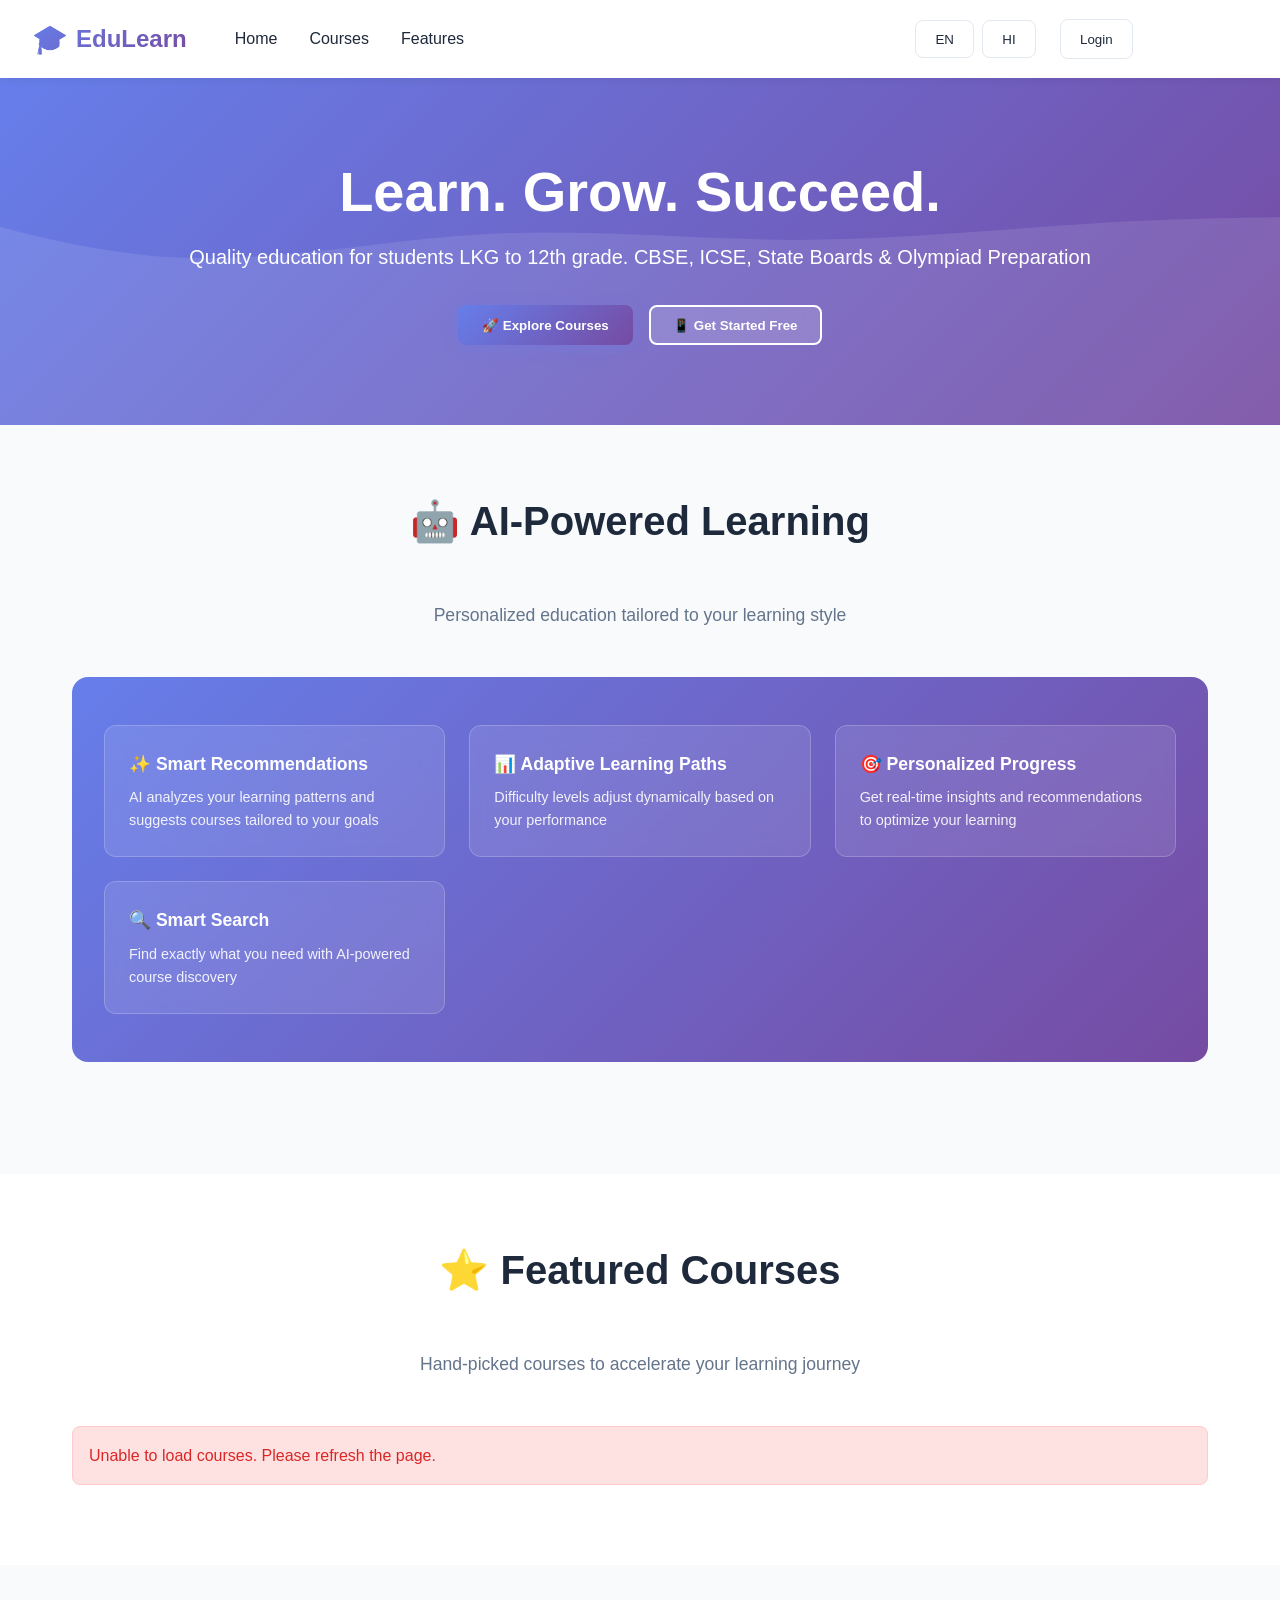
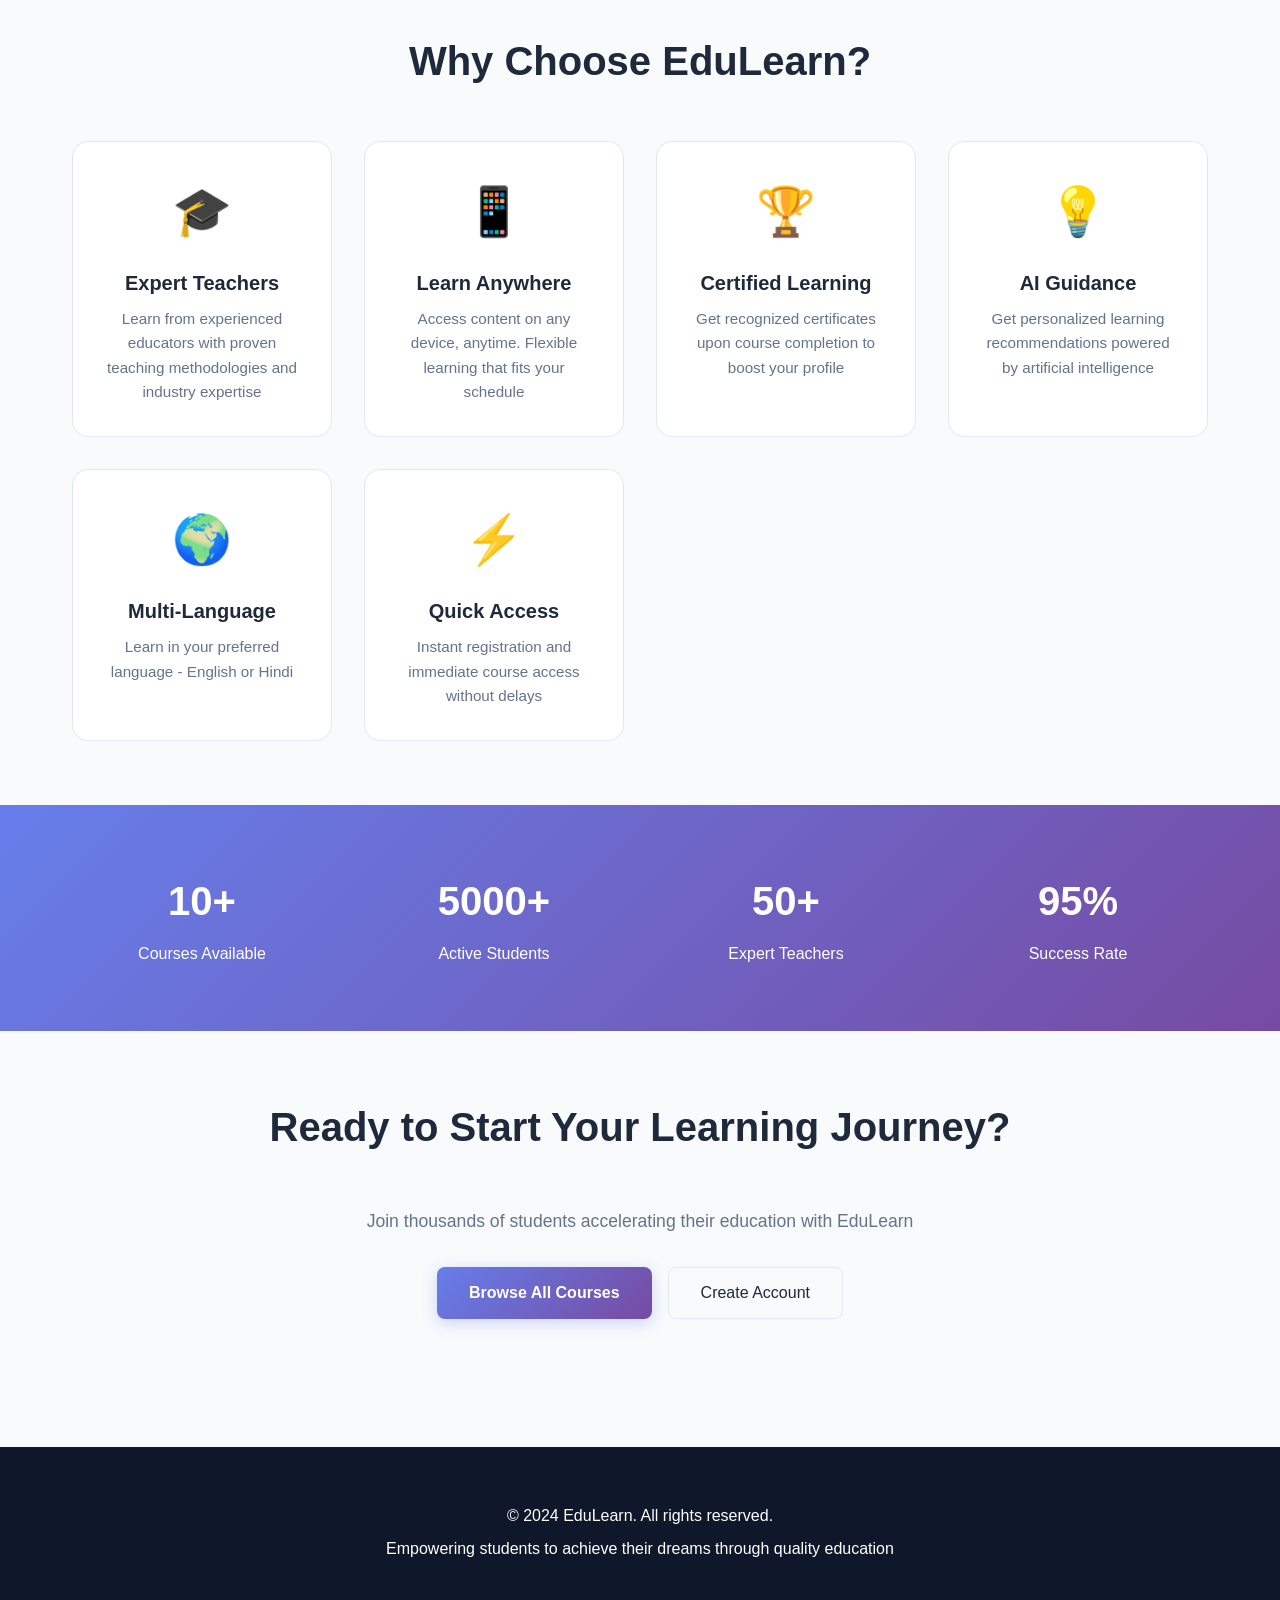
<file: frontend/index.html>
<!DOCTYPE html>
<html lang="en">
<head>
    <meta charset="UTF-8">
    <meta name="viewport" content="width=device-width, initial-scale=1.0">
    <title>EduLearn - Learn. Grow. Succeed.</title>
    <link rel="stylesheet" href="css/modern.css">
</head>
<body>
    <!-- Navigation -->
    <header>
        <nav>
            <div class="logo">
                <span style="font-size: 1.8rem;">🎓</span>
                <span>EduLearn</span>
            </div>
            <ul>
                <li><a href="index.html">Home</a></li>
                <li><a href="courses.html">Courses</a></li>
                <li><a href="#features">Features</a></li>
            </ul>
            <div class="nav-right">
                <div class="language-toggle">
                    <button class="btn-outline" onclick="changeLanguage('en')">EN</button>
                    <button class="btn-outline" onclick="changeLanguage('hi')">HI</button>
                </div>
                <div class="auth-buttons">
                    <button class="btn-outline" onclick="redirectTo('auth.html')">Login</button>
                    <button class="btn-secondary" onclick="redirectTo('auth.html')">Sign Up</button>
                </div>
            </div>
        </nav>
    </header>

    <!-- Hero Section -->
    <section class="hero">
        <div class="container">
            <h1 style="animation: fadeInUp 0.8s ease-out;">Learn. Grow. Succeed.</h1>
            <p style="animation: fadeInUp 0.8s ease-out 0.1s both;">
                Quality education for students LKG to 12th grade. CBSE, ICSE, State Boards & Olympiad Preparation
            </p>
            <div class="hero-cta-group">
                <button class="btn-primary" onclick="redirectTo('courses.html')" style="animation: fadeInUp 0.8s ease-out 0.2s both;">
                    🚀 Explore Courses
                </button>
                <button class="btn-secondary" onclick="redirectTo('auth.html')" style="animation: fadeInUp 0.8s ease-out 0.3s both;">
                    📱 Get Started Free
                </button>
            </div>
        </div>
    </section>

    <!-- AI Features Section -->
    <section class="section">
        <div class="container">
            <h2 class="section-title">🤖 AI-Powered Learning</h2>
            <p class="section-subtitle">Personalized education tailored to your learning style</p>
            
            <div class="ai-features">
                <div class="ai-features-grid">
                    <div class="ai-feature-item">
                        <h4>✨ Smart Recommendations</h4>
                        <p>AI analyzes your learning patterns and suggests courses tailored to your goals</p>
                    </div>
                    <div class="ai-feature-item">
                        <h4>📊 Adaptive Learning Paths</h4>
                        <p>Difficulty levels adjust dynamically based on your performance</p>
                    </div>
                    <div class="ai-feature-item">
                        <h4>🎯 Personalized Progress</h4>
                        <p>Get real-time insights and recommendations to optimize your learning</p>
                    </div>
                    <div class="ai-feature-item">
                        <h4>🔍 Smart Search</h4>
                        <p>Find exactly what you need with AI-powered course discovery</p>
                    </div>
                </div>
            </div>
        </div>
    </section>

    <!-- Featured Courses Section -->
    <section class="section" style="background: white;">
        <div class="container">
            <h2 class="section-title">⭐ Featured Courses</h2>
            <p class="section-subtitle">Hand-picked courses to accelerate your learning journey</p>
            
            <div class="courses-grid" id="featuredCourses">
                <div class="loading">
                    <div class="spinner"></div>
                </div>
            </div>
        </div>
    </section>

    <!-- Why Choose Us -->
    <section class="section" id="features">
        <div class="container">
            <h2 class="section-title">Why Choose EduLearn?</h2>
            
            <div class="features-grid">
                <div class="feature-card">
                    <div class="feature-icon">🎓</div>
                    <h3>Expert Teachers</h3>
                    <p>Learn from experienced educators with proven teaching methodologies and industry expertise</p>
                </div>
                
                <div class="feature-card">
                    <div class="feature-icon">📱</div>
                    <h3>Learn Anywhere</h3>
                    <p>Access content on any device, anytime. Flexible learning that fits your schedule</p>
                </div>
                
                <div class="feature-card">
                    <div class="feature-icon">🏆</div>
                    <h3>Certified Learning</h3>
                    <p>Get recognized certificates upon course completion to boost your profile</p>
                </div>
                
                <div class="feature-card">
                    <div class="feature-icon">💡</div>
                    <h3>AI Guidance</h3>
                    <p>Get personalized learning recommendations powered by artificial intelligence</p>
                </div>
                
                <div class="feature-card">
                    <div class="feature-icon">🌍</div>
                    <h3>Multi-Language</h3>
                    <p>Learn in your preferred language - English or Hindi</p>
                </div>
                
                <div class="feature-card">
                    <div class="feature-icon">⚡</div>
                    <h3>Quick Access</h3>
                    <p>Instant registration and immediate course access without delays</p>
                </div>
            </div>
        </div>
    </section>

    <!-- Stats Section -->
    <section class="section" style="background: linear-gradient(135deg, #667eea 0%, #764ba2 100%); color: white;">
        <div class="container">
            <div class="courses-grid" style="grid-template-columns: repeat(auto-fit, minmax(200px, 1fr)); text-align: center;">
                <div>
                    <h3 style="font-size: 2.5rem; margin-bottom: 0.5rem;">10+</h3>
                    <p>Courses Available</p>
                </div>
                <div>
                    <h3 style="font-size: 2.5rem; margin-bottom: 0.5rem;">5000+</h3>
                    <p>Active Students</p>
                </div>
                <div>
                    <h3 style="font-size: 2.5rem; margin-bottom: 0.5rem;">50+</h3>
                    <p>Expert Teachers</p>
                </div>
                <div>
                    <h3 style="font-size: 2.5rem; margin-bottom: 0.5rem;">95%</h3>
                    <p>Success Rate</p>
                </div>
            </div>
        </div>
    </section>

    <!-- CTA Section -->
    <section class="section" style="text-align: center;">
        <div class="container">
            <h2 class="section-title">Ready to Start Your Learning Journey?</h2>
            <p class="section-subtitle">Join thousands of students accelerating their education with EduLearn</p>
            
            <div style="display: flex; gap: 1rem; justify-content: center; flex-wrap: wrap;">
                <button class="btn-primary" onclick="redirectTo('courses.html')" style="font-size: 1rem; padding: 1rem 2rem;">
                    Browse All Courses
                </button>
                <button class="btn-outline" onclick="redirectTo('auth.html')" style="font-size: 1rem; padding: 1rem 2rem;">
                    Create Account
                </button>
            </div>
        </div>
    </section>

    <!-- Footer -->
    <footer>
        <div class="container">
            <p>&copy; 2024 EduLearn. All rights reserved.</p>
            <p>Empowering students to achieve their dreams through quality education</p>
        </div>
    </footer>

    <script>
        const API_BASE = 'http://localhost:8000';

        // Load featured courses
        async function loadFeaturedCourses() {
            try {
                const response = await fetch(`${API_BASE}/courses?limit=3`);
                
                if (!response.ok) {
                    throw new Error(`API error: ${response.status}`);
                }
                
                const courses = await response.json();
                const container = document.getElementById('featuredCourses');
                container.innerHTML = '';

                if (Array.isArray(courses) && courses.length > 0) {
                    courses.slice(0, 3).forEach(course => {
                        const card = createCourseCard(course);
                        container.appendChild(card);
                    });
                } else {
                    container.innerHTML = '<div class="error-message" style="grid-column: 1/-1;">No courses available yet. Check back soon!</div>';
                }
            } catch (error) {
                console.error('Error loading courses:', error);
                document.getElementById('featuredCourses').innerHTML =
                    '<div class="error-message" style="grid-column: 1/-1;">Unable to load courses. Please refresh the page.</div>';
            }
        }

        function createCourseCard(course) {
            const div = document.createElement('div');
            div.className = 'course-card fade-in-up';
            
            const emoji = getSubjectEmoji(course.subject);
            const price = course.price ? `₹${course.price}` : 'Free';
            
            div.innerHTML = `
                <div class="course-card-header">
                    <h3>${emoji}</h3>
                    <h4>${course.subject}</h4>
                </div>
                <div class="course-card-body">
                    <h4>${course.title}</h4>
                    <p>${course.description.substring(0, 100)}...</p>
                    <div class="course-meta">
                        <span class="badge badge-primary">${course.board}</span>
                        <span class="badge">Grade: ${course.grade_level}</span>
                        <span class="badge" style="background: #fef08a; color: #b45309; border-color: #facc15;">
                            ⏱️ ${course.duration_hours}h
                        </span>
                    </div>
                    <div style="margin-top: 1rem; font-weight: 700; color: #667eea; font-size: 1.2rem;">
                        ${price}
                    </div>
                    <button class="btn-primary" onclick="viewCourse(${course.id})"
                        style="width: 100%; margin-top: 1rem;">
                        View Course →
                    </button>
                </div>
            `;
            return div;
        }

        function getSubjectEmoji(subject) {
            const emojiMap = {
                'Math': '🔢',
                'English': '📚',
                'Science': '🔬',
                'Physics': '⚛️',
                'Chemistry': '🧪',
                'Biology': '🧬',
                'Social Studies': '🌍',
                'Hindi': '📖',
                'History': '🏛️'
            };
            return emojiMap[subject] || '📚';
        }

        function viewCourse(courseId) {
            window.location.href = `courses.html?id=${courseId}`;
        }

        function redirectTo(path) {
            window.location.href = path;
        }

        function changeLanguage(lang) {
            localStorage.setItem('language', lang);
            alert(`Language changed to ${lang === 'en' ? 'English' : 'Hindi'}`);
        }

        // Load featured courses on page load
        window.addEventListener('load', loadFeaturedCourses);
    </script>
</body>
</html>
</file>
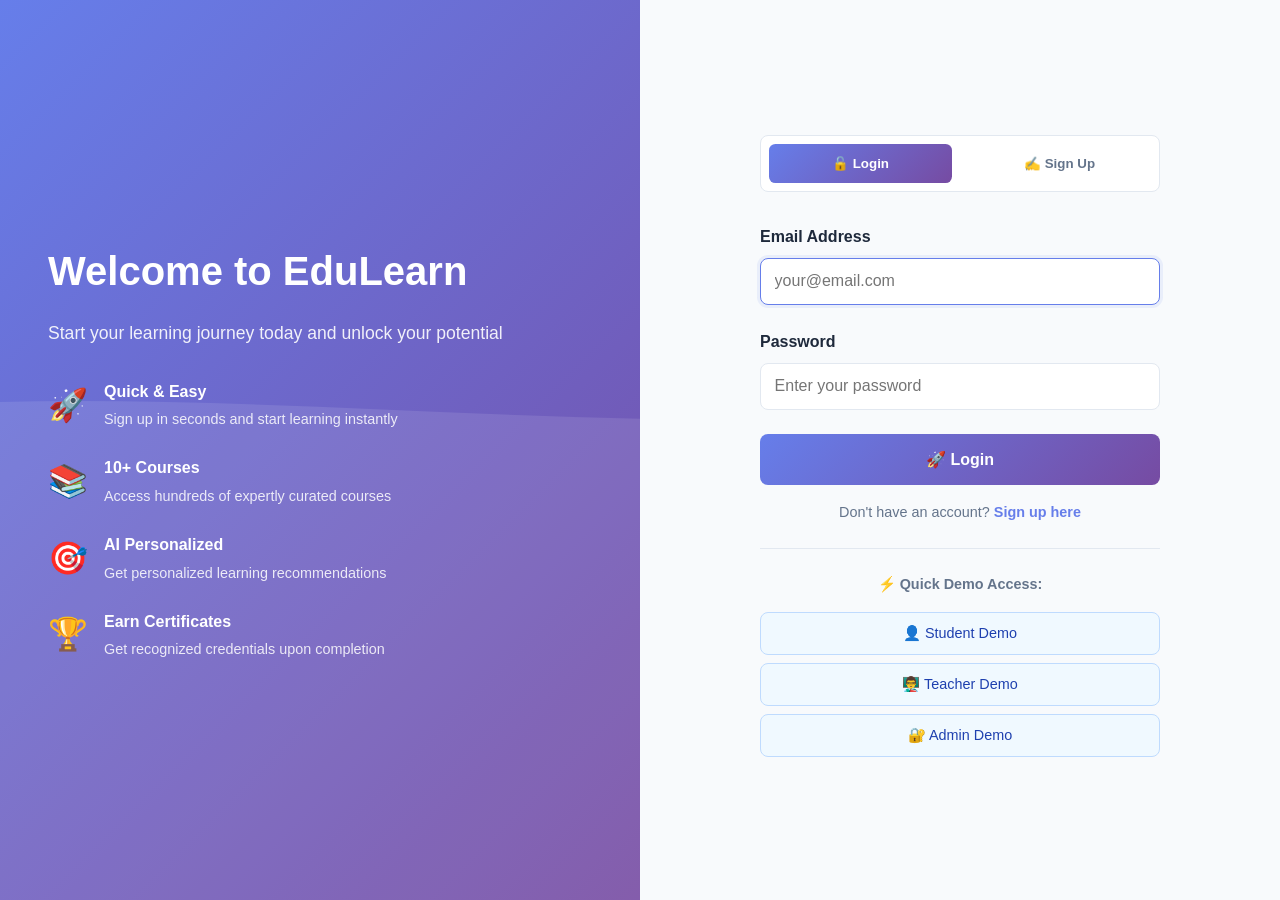
<file: frontend/auth.html>
<!DOCTYPE html>
<html lang="en">
<head>
    <meta charset="UTF-8">
    <meta name="viewport" content="width=device-width, initial-scale=1.0">
    <title>Login & Sign Up - EduLearn</title>
    <link rel="stylesheet" href="css/modern.css">
    <style>
        .auth-container {
            display: grid;
            grid-template-columns: 1fr 1fr;
            min-height: 100vh;
            background: white;
        }

        .auth-left {
            background: linear-gradient(135deg, #667eea 0%, #764ba2 100%);
            color: white;
            display: flex;
            flex-direction: column;
            justify-content: center;
            padding: 3rem;
            position: relative;
            overflow: hidden;
        }

        .auth-left::before {
            content: '';
            position: absolute;
            top: 0;
            left: 0;
            right: 0;
            bottom: 0;
            background: url('data:image/svg+xml,<svg xmlns="http://www.w3.org/2000/svg" viewBox="0 0 1440 320"><path fill="rgba(255,255,255,.1)" d="M0,96L48,112C96,128,192,160,288,165.3C384,171,480,149,576,144C672,139,768,149,864,149.3C960,149,1056,139,1152,133.3C1248,128,1344,128,1392,128L1440,128L1440,320L1392,320C1344,320,1248,320,1152,320C1056,320,960,320,864,320C768,320,672,320,576,320C480,320,384,320,288,320C192,320,96,320,48,320L0,320Z"></path></svg>') no-repeat bottom;
            background-size: cover;
        }

        .auth-left > * {
            position: relative;
            z-index: 1;
        }

        .auth-left h1 {
            font-size: 2.5rem;
            margin-bottom: 1rem;
            font-weight: 800;
        }

        .auth-left p {
            font-size: 1.1rem;
            opacity: 0.9;
            margin-bottom: 2rem;
        }

        .auth-features {
            display: flex;
            flex-direction: column;
            gap: 1.5rem;
        }

        .auth-feature {
            display: flex;
            align-items: center;
            gap: 1rem;
        }

        .auth-feature-icon {
            font-size: 2rem;
        }

        .auth-feature-text h4 {
            font-weight: 600;
            margin-bottom: 0.25rem;
        }

        .auth-feature-text p {
            font-size: 0.9rem;
            opacity: 0.85;
            margin: 0;
        }

        .auth-right {
            display: flex;
            flex-direction: column;
            justify-content: center;
            padding: 3rem;
            background: #f8fafc;
        }

        .auth-form-container {
            max-width: 400px;
            margin: 0 auto;
            width: 100%;
        }

        .auth-toggle {
            display: flex;
            gap: 1rem;
            margin-bottom: 2rem;
            background: white;
            padding: 0.5rem;
            border-radius: 0.5rem;
            border: 1px solid var(--border-color);
        }

        .auth-toggle button {
            flex: 1;
            padding: 0.75rem;
            border: none;
            background: transparent;
            cursor: pointer;
            font-weight: 600;
            color: var(--text-secondary);
            border-radius: 0.4rem;
            transition: all 0.3s ease;
        }

        .auth-toggle button.active {
            background: var(--primary-gradient);
            color: white;
        }

        .form-group {
            margin-bottom: 1.5rem;
        }

        .form-group label {
            display: block;
            margin-bottom: 0.5rem;
            font-weight: 600;
            color: var(--text-primary);
        }

        .form-group input {
            width: 100%;
            padding: 0.85rem;
            border: 1px solid var(--border-color);
            border-radius: 0.5rem;
            font-size: 1rem;
            transition: all 0.3s ease;
            background: white;
        }

        .form-group input:focus {
            outline: none;
            border-color: #667eea;
            box-shadow: 0 0 0 3px rgba(102, 126, 234, 0.1);
        }

        .auth-submit {
            width: 100%;
            padding: 1rem;
            background: var(--primary-gradient);
            color: white;
            border: none;
            border-radius: 0.5rem;
            font-weight: 600;
            font-size: 1rem;
            cursor: pointer;
            transition: all 0.3s ease;
            margin-bottom: 1rem;
        }

        .auth-submit:hover {
            transform: translateY(-2px);
            box-shadow: 0 6px 20px rgba(102, 126, 234, 0.4);
        }

        .auth-submit:disabled {
            opacity: 0.6;
            cursor: not-allowed;
        }

        .auth-links {
            text-align: center;
            font-size: 0.9rem;
            color: var(--text-secondary);
        }

        .auth-links a {
            color: #667eea;
            text-decoration: none;
            font-weight: 600;
            cursor: pointer;
        }

        .error-message,
        .success-message {
            padding: 1rem;
            border-radius: 0.5rem;
            margin-bottom: 1rem;
            font-size: 0.9rem;
        }

        .error-message {
            background: #fee2e2;
            border: 1px solid #fecaca;
            color: #dc2626;
        }

        .success-message {
            background: #d1fae5;
            border: 1px solid #a7f3d0;
            color: #059669;
        }

        .quick-access-link {
            text-align: center;
            margin-top: 1.5rem;
            padding-top: 1.5rem;
            border-top: 1px solid var(--border-color);
        }

        .quick-access-link p {
            margin-bottom: 1rem;
            font-size: 0.9rem;
            color: var(--text-secondary);
            font-weight: 600;
        }

        .quick-login-btn {
            width: 100%;
            padding: 0.75rem;
            background: #f0f9ff;
            border: 1px solid #bfdbfe;
            border-radius: 0.5rem;
            margin-bottom: 0.5rem;
            cursor: pointer;
            color: #1e40af;
            font-weight: 500;
            transition: all 0.3s ease;
            font-size: 0.9rem;
        }

        .quick-login-btn:hover {
            background: #e0f2fe;
            border-color: #7dd3fc;
        }

        @media (max-width: 768px) {
            .auth-container {
                grid-template-columns: 1fr;
            }

            .auth-left {
                padding: 2rem;
                min-height: auto;
                display: none;
            }

            .auth-right {
                padding: 2rem;
                min-height: 100vh;
            }
        }
    </style>
</head>
<body>
    <div class="auth-container">
        <!-- Left Side -->
        <div class="auth-left">
            <h1>Welcome to EduLearn</h1>
            <p>Start your learning journey today and unlock your potential</p>
            
            <div class="auth-features">
                <div class="auth-feature">
                    <div class="auth-feature-icon">🚀</div>
                    <div class="auth-feature-text">
                        <h4>Quick & Easy</h4>
                        <p>Sign up in seconds and start learning instantly</p>
                    </div>
                </div>
                <div class="auth-feature">
                    <div class="auth-feature-icon">📚</div>
                    <div class="auth-feature-text">
                        <h4>10+ Courses</h4>
                        <p>Access hundreds of expertly curated courses</p>
                    </div>
                </div>
                <div class="auth-feature">
                    <div class="auth-feature-icon">🎯</div>
                    <div class="auth-feature-text">
                        <h4>AI Personalized</h4>
                        <p>Get personalized learning recommendations</p>
                    </div>
                </div>
                <div class="auth-feature">
                    <div class="auth-feature-icon">🏆</div>
                    <div class="auth-feature-text">
                        <h4>Earn Certificates</h4>
                        <p>Get recognized credentials upon completion</p>
                    </div>
                </div>
            </div>
        </div>

        <!-- Right Side -->
        <div class="auth-right">
            <div class="auth-form-container">
                <div class="auth-toggle">
                    <button class="active" id="loginTab" onclick="switchTab('login')">🔓 Login</button>
                    <button id="signupTab" onclick="switchTab('signup')">✍️ Sign Up</button>
                </div>

                <!-- Login Form -->
                <form id="loginForm" onsubmit="handleLogin(event)">
                    <div id="loginMessage"></div>
                    
                    <div class="form-group">
                        <label for="loginEmail">Email Address</label>
                        <input type="email" id="loginEmail" required placeholder="your@email.com" autocomplete="email">
                    </div>

                    <div class="form-group">
                        <label for="loginPassword">Password</label>
                        <input type="password" id="loginPassword" required placeholder="Enter your password" autocomplete="current-password">
                    </div>

                    <button type="submit" class="auth-submit" id="loginBtn">🚀 Login</button>

                    <div class="auth-links">
                        <p>Don't have an account? <a onclick="switchTab('signup'); return false;">Sign up here</a></p>
                    </div>

                    <!-- Quick Access -->
                    <div class="quick-access-link">
                        <p>⚡ Quick Demo Access:</p>
                        <button type="button" class="quick-login-btn" onclick="quickLogin('student@edulearn.com', 'Student@123'); return false;">
                            👤 Student Demo
                        </button>
                        <button type="button" class="quick-login-btn" onclick="quickLogin('teacher@edulearn.com', 'Teacher@123'); return false;">
                            👨‍🏫 Teacher Demo
                        </button>
                        <button type="button" class="quick-login-btn" onclick="quickLogin('admin@edulearn.com', 'Admin@123'); return false;">
                            🔐 Admin Demo
                        </button>
                    </div>
                </form>

                <!-- Sign Up Form -->
                <form id="signupForm" style="display: none;" onsubmit="handleSignup(event)">
                    <div id="signupMessage"></div>
                    
                    <div class="form-group">
                        <label for="signupEmail">Email Address</label>
                        <input type="email" id="signupEmail" required placeholder="your@email.com" autocomplete="email">
                    </div>

                    <div class="form-group">
                        <label for="signupFirstName">First Name</label>
                        <input type="text" id="signupFirstName" required placeholder="John" autocomplete="given-name">
                    </div>

                    <div class="form-group">
                        <label for="signupLastName">Last Name</label>
                        <input type="text" id="signupLastName" required placeholder="Doe" autocomplete="family-name">
                    </div>

                    <div class="form-group">
                        <label for="signupPassword">Password</label>
                        <input type="password" id="signupPassword" required placeholder="Min 6 characters" autocomplete="new-password">
                    </div>

                    <div class="form-group">
                        <label for="signupConfirmPassword">Confirm Password</label>
                        <input type="password" id="signupConfirmPassword" required placeholder="Confirm password" autocomplete="new-password">
                    </div>

                    <button type="submit" class="auth-submit" id="signupBtn">✅ Create Account</button>

                    <div class="auth-links">
                        <p>Already have an account? <a onclick="switchTab('login'); return false;">Login here</a></p>
                    </div>
                </form>
            </div>
        </div>
    </div>

    <script>
        const API_BASE = 'http://localhost:8000';

        function switchTab(tab) {
            const loginForm = document.getElementById('loginForm');
            const signupForm = document.getElementById('signupForm');
            const loginTab = document.getElementById('loginTab');
            const signupTab = document.getElementById('signupTab');

            if (tab === 'login') {
                loginForm.style.display = 'block';
                signupForm.style.display = 'none';
                loginTab.classList.add('active');
                signupTab.classList.remove('active');
                document.getElementById('loginEmail').focus();
            } else {
                loginForm.style.display = 'none';
                signupForm.style.display = 'block';
                loginTab.classList.remove('active');
                signupTab.classList.add('active');
                document.getElementById('signupEmail').focus();
            }
        }

        async function handleLogin(event) {
            event.preventDefault();
            const email = document.getElementById('loginEmail').value;
            const password = document.getElementById('loginPassword').value;
            const messageEl = document.getElementById('loginMessage');
            const btn = document.getElementById('loginBtn');

            messageEl.innerHTML = '';
            btn.disabled = true;
            btn.textContent = '⏳ Logging in...';

            try {
                const response = await fetch(`${API_BASE}/auth/login`, {
                    method: 'POST',
                    headers: { 'Content-Type': 'application/json' },
                    body: JSON.stringify({ email, password })
                });

                const data = await response.json();

                if (response.ok && data.access_token) {
                    localStorage.setItem('token', data.access_token);
                    localStorage.setItem('user', JSON.stringify(data.user || { email }));
                    messageEl.innerHTML = '<div class="success-message">✅ Login successful! Redirecting...</div>';
                    setTimeout(() => {
                        window.location.href = 'dashboard.html';
                    }, 800);
                } else {
                    messageEl.innerHTML = `<div class="error-message">❌ ${data.detail || 'Login failed'}</div>`;
                }
            } catch (error) {
                messageEl.innerHTML = `<div class="error-message">❌ Server connection error</div>`;
            } finally {
                btn.disabled = false;
                btn.textContent = '🚀 Login';
            }
        }

        async function handleSignup(event) {
            event.preventDefault();
            const email = document.getElementById('signupEmail').value;
            const firstName = document.getElementById('signupFirstName').value;
            const lastName = document.getElementById('signupLastName').value;
            const password = document.getElementById('signupPassword').value;
            const confirmPassword = document.getElementById('signupConfirmPassword').value;
            const messageEl = document.getElementById('signupMessage');
            const btn = document.getElementById('signupBtn');

            if (password !== confirmPassword) {
                messageEl.innerHTML = '<div class="error-message">❌ Passwords do not match!</div>';
                return;
            }

            if (password.length < 6) {
                messageEl.innerHTML = '<div class="error-message">❌ Password must be at least 6 characters</div>';
                return;
            }

            messageEl.innerHTML = '';
            btn.disabled = true;
            btn.textContent = '⏳ Creating account...';

            try {
                const response = await fetch(`${API_BASE}/auth/register`, {
                    method: 'POST',
                    headers: { 'Content-Type': 'application/json' },
                    body: JSON.stringify({
                        email,
                        password,
                        first_name: firstName,
                        last_name: lastName,
                        role: 'student'
                    })
                });

                const data = await response.json();

                if (response.ok) {
                    messageEl.innerHTML = '<div class="success-message">✅ Account created! Logging you in...</div>';
                    setTimeout(() => {
                        document.getElementById('loginEmail').value = email;
                        document.getElementById('loginPassword').value = password;
                        handleLogin({ preventDefault: () => {} });
                    }, 1000);
                } else {
                    messageEl.innerHTML = `<div class="error-message">❌ ${data.detail || 'Signup failed'}</div>`;
                }
            } catch (error) {
                messageEl.innerHTML = `<div class="error-message">❌ Server connection error</div>`;
            } finally {
                btn.disabled = false;
                btn.textContent = '✅ Create Account';
            }
        }

        function quickLogin(email, password) {
            document.getElementById('loginEmail').value = email;
            document.getElementById('loginPassword').value = password;
            const event = { preventDefault: () => {} };
            handleLogin(event);
        }

        // Focus on first input on load
        window.addEventListener('load', () => {
            document.getElementById('loginEmail').focus();
        });
    </script>
</body>
</html>
</file>
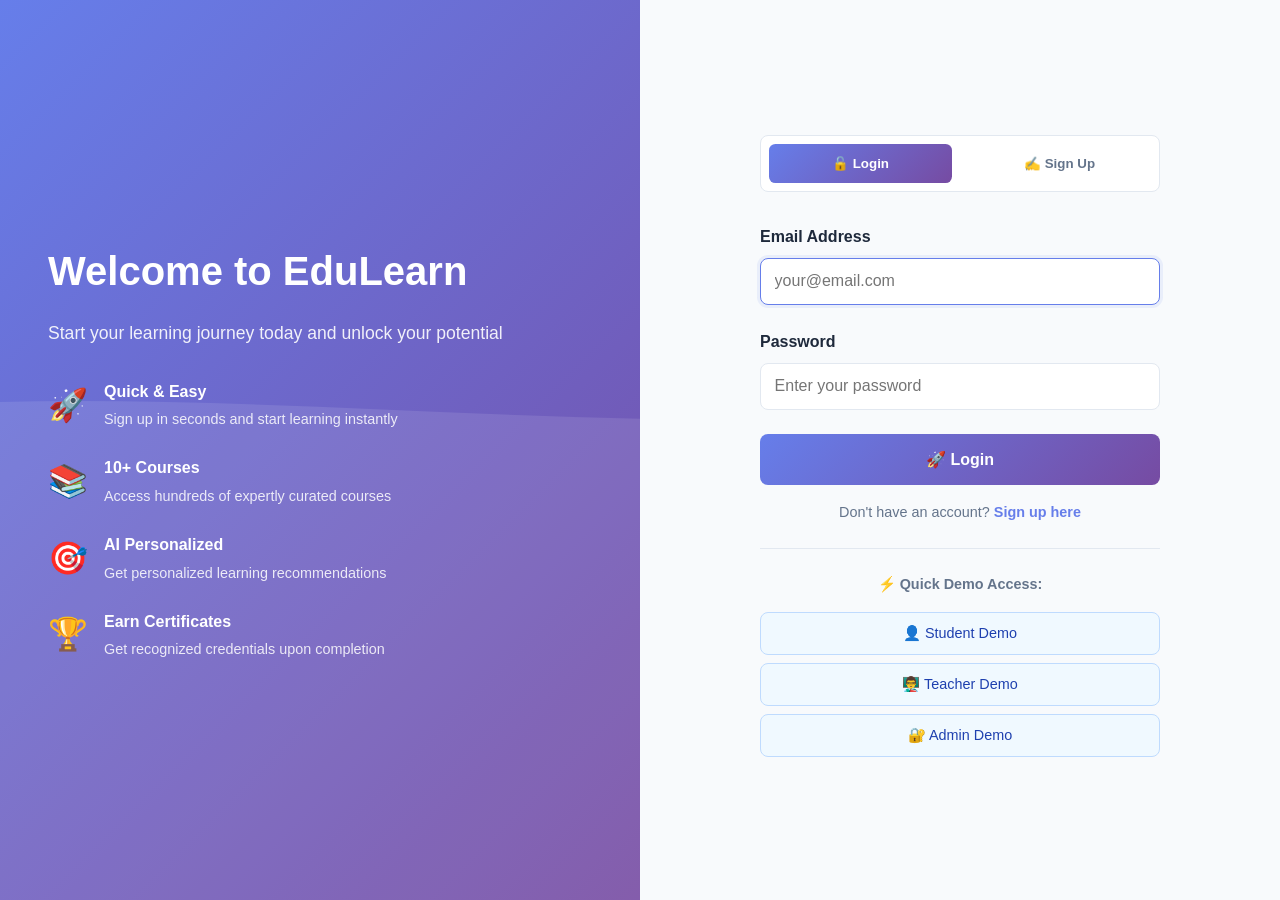
<file: frontend/checkout.html>
<!DOCTYPE html>
<html lang="en">
<head>
    <meta charset="UTF-8">
    <meta name="viewport" content="width=device-width, initial-scale=1.0">
    <title>Checkout - EduLearn</title>
    <link rel="stylesheet" href="css/styles.css">
    <link rel="stylesheet" href="css/responsive.css">
    <script src="https://checkout.razorpay.com/v1/checkout.js"></script>
</head>
<body>
    <header>
        <nav>
            <div class="logo">📚 Williams EduLearn</div>
        </nav>
    </header>

    <main class="container">
        <div class="form-container" style="max-width: 600px;">
            <h2 data-i18n="checkout_title">Checkout</h2>

            <div id="checkoutError" class="hidden"></div>

            <div style="background: #f5f5f5; padding: 1.5rem; border-radius: 8px; margin-bottom: 1.5rem;">
                <h3>Order Details</h3>
                <div style="display: flex; justify-content: space-between; margin: 0.5rem 0;">
                    <span data-i18n="checkout_course">Course</span>
                    <span id="courseName">Loading...</span>
                </div>
                <div style="display: flex; justify-content: space-between; margin: 0.5rem 0;">
                    <span data-i18n="checkout_amount">Amount</span>
                    <span id="courseAmount">₹0</span>
                </div>
                <hr style="margin: 1rem 0;">
                <div style="display: flex; justify-content: space-between; font-weight: bold; font-size: 1.2rem;">
                    <span>Total</span>
                    <span id="totalAmount">₹0</span>
                </div>
            </div>

            <button class="btn-primary" onclick="initiatePayment()" style="width: 100%; margin-bottom: 1rem;"
                data-i18n="checkout_pay">
                Pay with Razorpay
            </button>

            <button class="btn-secondary" onclick="cancelCheckout()" style="width: 100%;">
                Cancel
            </button>
        </div>
    </main>

    <footer>
        <p>&copy; 2024 EduLearn. All rights reserved.</p>
    </footer>

    <script src="js/i18n.js"></script>
    <script src="js/app.js"></script>
    <script>
        checkAuth();

        const paymentId = new URLSearchParams(window.location.search).get('payment');

        async function loadPaymentDetails() {
            if (!paymentId) {
                showMessage('Invalid payment', 'error');
                setTimeout(() => window.location.href = 'courses.html', 2000);
                return;
            }

            try {
                const response = await apiCall(`/payment/${paymentId}`, {
                    headers: { 'Authorization': `Bearer ${getToken()}` }
                });

                if (response) {
                    document.getElementById('courseAmount').textContent = `₹${response.amount}`;
                    document.getElementById('totalAmount').textContent = `₹${response.amount}`;
                    document.getElementById('courseName').textContent = `Course #${response.course_id}`;
                }
            } catch (error) {
                console.error('Error loading payment details:', error);
            }
        }

        async function initiatePayment() {
            try {
                const paymentDetails = await apiCall(`/payment/${paymentId}`, {
                    headers: { 'Authorization': `Bearer ${getToken()}` }
                });

                if (!paymentDetails) {
                    showMessage('Error loading payment details', 'error');
                    return;
                }

                const options = {
                    key: "YOUR_RAZORPAY_KEY_ID", // Replace with your Razorpay Key ID
                    amount: paymentDetails.amount * 100,
                    currency: "INR",
                    name: "EduLearn",
                    description: `Course #${paymentDetails.course_id}`,
                    order_id: paymentDetails.razorpay_order_id,
                    handler: async function (response) {
                        await verifyPayment(response);
                    },
                    prefill: {
                        email: getCurrentUser()?.email || "",
                    },
                    theme: {
                        color: "#667eea"
                    },
                    modal: {
                        ondismiss: function () {
                            showMessage('Payment cancelled', 'error');
                        }
                    }
                };

                const rzp = new Razorpay(options);
                rzp.open();
            } catch (error) {
                console.error('Error initiating payment:', error);
                showMessage('Error processing payment', 'error');
            }
        }

        async function verifyPayment(razorpayResponse) {
            try {
                const response = await apiCall('/payment/verify', {
                    method: 'POST',
                    headers: { 'Authorization': `Bearer ${getToken()}` },
                    body: JSON.stringify({
                        razorpay_order_id: razorpayResponse.razorpay_order_id,
                        razorpay_payment_id: razorpayResponse.razorpay_payment_id,
                        razorpay_signature: razorpayResponse.razorpay_signature
                    })
                });

                if (response) {
                    showMessage('Payment successful! Course enrolled.');
                    setTimeout(() => window.location.href = 'dashboard.html', 2000);
                }
            } catch (error) {
                console.error('Error verifying payment:', error);
                showMessage('Payment verification failed', 'error');
            }
        }

        function cancelCheckout() {
            window.location.href = 'courses.html';
        }

        window.addEventListener('load', () => {
            loadPaymentDetails();
            translatePage();
        });
    </script>
</body>
</html>
</file>
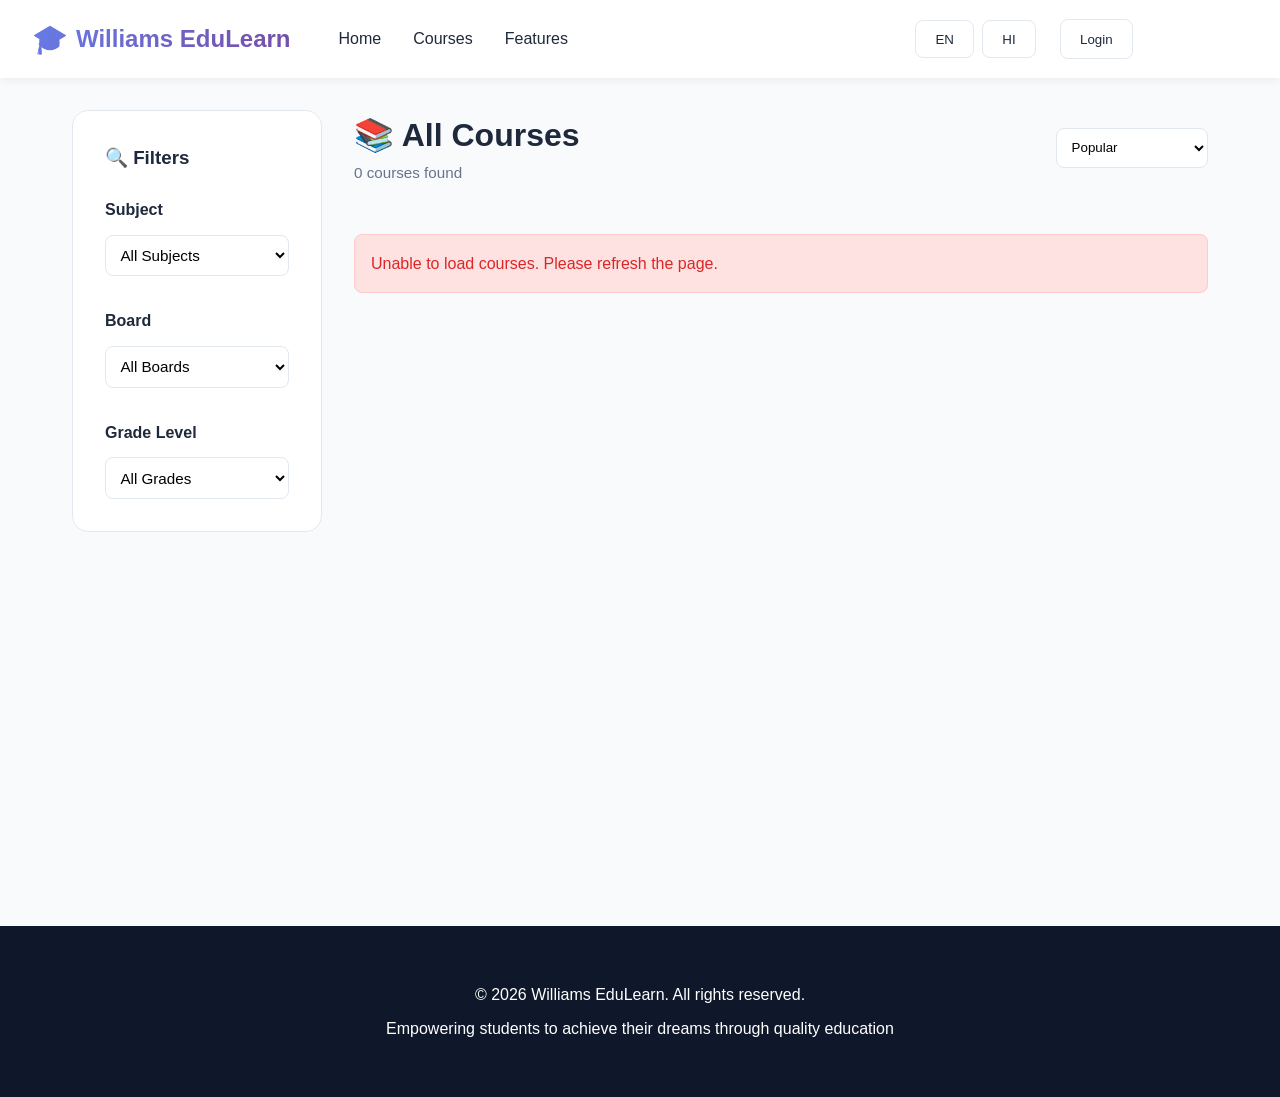
<file: frontend/courses.html>
<!DOCTYPE html>
<html lang="en">
<head>
    <meta charset="UTF-8">
    <meta name="viewport" content="width=device-width, initial-scale=1.0">
    <title>Browse Courses - EduLearn</title>
    <link rel="stylesheet" href="css/modern.css">
    <style>
        .courses-section {
            display: grid;
            grid-template-columns: 250px 1fr;
            gap: 2rem;
            min-height: 80vh;
        }

        .filters {
            background: var(--card-bg);
            padding: 2rem;
            border-radius: 1rem;
            border: 1px solid var(--border-color);
            height: fit-content;
            position: sticky;
            top: 80px;
        }

        .filter-group {
            margin-bottom: 2rem;
        }

        .filter-group:last-child {
            margin-bottom: 0;
        }

        .filter-group label {
            display: block;
            font-weight: 600;
            margin-bottom: 0.75rem;
            color: var(--text-primary);
        }

        .filter-group select {
            width: 100%;
            padding: 0.65rem;
            border: 1px solid var(--border-color);
            border-radius: 0.5rem;
            font-size: 0.95rem;
            background: white;
            cursor: pointer;
        }

        .courses-content {
            display: flex;
            flex-direction: column;
        }

        .courses-header {
            display: flex;
            justify-content: space-between;
            align-items: center;
            margin-bottom: 2rem;
        }

        .courses-header h1 {
            font-size: 2rem;
            color: var(--text-primary);
        }

        .sort-controls {
            display: flex;
            gap: 1rem;
            align-items: center;
        }

        .sort-controls select {
            padding: 0.65rem;
            border: 1px solid var(--border-color);
            border-radius: 0.5rem;
            background: white;
            cursor: pointer;
        }

        .courses-list {
            display: grid;
            grid-template-columns: repeat(auto-fill, minmax(300px, 1fr));
            gap: 2rem;
        }

        .empty-state {
            grid-column: 1/-1;
            text-align: center;
            padding: 3rem;
            background: var(--light-bg);
            border-radius: 1rem;
            border: 1px solid var(--border-color);
        }

        .empty-state h3 {
            font-size: 1.5rem;
            margin-bottom: 0.5rem;
            color: var(--text-secondary);
        }

        .courses-count {
            color: var(--text-secondary);
            font-size: 0.95rem;
        }

        @media (max-width: 1024px) {
            .courses-section {
                grid-template-columns: 200px 1fr;
                gap: 1.5rem;
            }

            .filters {
                padding: 1.5rem;
            }
        }

        @media (max-width: 768px) {
            .courses-section {
                grid-template-columns: 1fr;
            }

            .filters {
                position: static;
                display: grid;
                grid-template-columns: repeat(auto-fit, minmax(150px, 1fr));
                gap: 1rem;
                padding: 1.5rem;
            }

            .filter-group {
                margin-bottom: 0;
            }

            .courses-header {
                flex-direction: column;
                align-items: flex-start;
                gap: 1rem;
            }

            .courses-list {
                grid-template-columns: 1fr;
            }
        }
    </style>
</head>
<body>
    <!-- Navigation -->
    <header>
        <nav>
            <div class="logo">
                <span style="font-size: 1.8rem;">🎓</span>
                <span>Williams EduLearn</span>
            </div>
            <ul>
                <li><a href="index.html">Home</a></li>
                <li><a href="courses.html">Courses</a></li>
                <li><a href="index.html#features">Features</a></li>
            </ul>
            <div class="nav-right">
                <div class="language-toggle">
                    <button class="btn-outline" onclick="changeLanguage('en')">EN</button>
                    <button class="btn-outline" onclick="changeLanguage('hi')">HI</button>
                </div>
                <div class="auth-buttons">
                    <button class="btn-outline" onclick="redirectTo('auth.html')">Login</button>
                    <button class="btn-secondary" onclick="redirectTo('auth.html')">Sign Up</button>
                </div>
            </div>
        </nav>
    </header>

    <main style="padding: 2rem 0;">
        <div class="container">
            <!-- Filters & Courses -->
            <div class="courses-section">
                <!-- Filters -->
                <div class="filters">
                    <h3 style="margin-bottom: 1.5rem; color: var(--text-primary);">🔍 Filters</h3>
                    
                    <div class="filter-group">
                        <label for="subjectFilter">Subject</label>
                        <select id="subjectFilter" onchange="applyFilters()">
                            <option value="">All Subjects</option>
                            <option value="Math">🔢 Math</option>
                            <option value="English">📚 English</option>
                            <option value="Science">🔬 Science</option>
                            <option value="Physics">⚛️ Physics</option>
                            <option value="Chemistry">🧪 Chemistry</option>
                            <option value="Biology">🧬 Biology</option>
                        </select>
                    </div>

                    <div class="filter-group">
                        <label for="boardFilter">Board</label>
                        <select id="boardFilter" onchange="applyFilters()">
                            <option value="">All Boards</option>
                            <option value="CBSE">CBSE</option>
                            <option value="ICSE">ICSE</option>
                            <option value="State">State</option>
                            <option value="Olympiad">🏆 Olympiad</option>
                        </select>
                    </div>

                    <div class="filter-group">
                        <label for="gradeFilter">Grade Level</label>
                        <select id="gradeFilter" onchange="applyFilters()">
                            <option value="">All Grades</option>
                            <option value="3-5">Classes 3-5 (Primary)</option>
                            <option value="6-8">Classes 6-8 (Upper Primary)</option>
                            <option value="9-10">Classes 9-10 (Secondary)</option>
                            <option value="11-12">Classes 11-12 (Senior)</option>
                        </select>
                    </div>
                </div>

                <!-- Courses List -->
                <div class="courses-content">
                    <div class="courses-header">
                        <div>
                            <h1>📚 All Courses</h1>
                            <p class="courses-count"><span id="courseCount">0</span> courses found</p>
                        </div>
                        <div class="sort-controls">
                            <select id="sortBy" onchange="applySorting()">
                                <option value="popular">Popular</option>
                                <option value="newest">Newest</option>
                                <option value="price-low">Price: Low to High</option>
                                <option value="price-high">Price: High to Low</option>
                                <option value="rating">Top Rated</option>
                            </select>
                        </div>
                    </div>

                    <div class="courses-list" id="coursesList">
                        <div class="loading" style="grid-column: 1/-1;">
                            <div class="spinner"></div>
                        </div>
                    </div>
                </div>
            </div>
        </div>
    </main>

    <!-- Footer -->
    <footer style="margin-top: 4rem;">
        <div class="container">
            <p>&copy; 2026 Williams EduLearn. All rights reserved.</p>
            <p>Empowering students to achieve their dreams through quality education</p>
        </div>
    </footer>

    <script>
        const API_BASE = 'http://localhost:8000';
        let allCourses = [];

        async function loadCourses() {
            try {
                const response = await fetch(`${API_BASE}/courses`);
                
                if (!response.ok) {
                    throw new Error(`API error: ${response.status}`);
                }
                
                allCourses = await response.json();
                displayCourses(allCourses);
            } catch (error) {
                console.error('Error loading courses:', error);
                document.getElementById('coursesList').innerHTML =
                    '<div class="error-message" style="grid-column: 1/-1;">Unable to load courses. Please refresh the page.</div>';
            }
        }

        function displayCourses(courses) {
            const container = document.getElementById('coursesList');
            document.getElementById('courseCount').textContent = courses.length;

            if (courses.length === 0) {
                container.innerHTML = `
                    <div class="empty-state" style="grid-column: 1/-1;">
                        <h3>😔 No courses found</h3>
                        <p>Try adjusting your filters or check back soon for new courses!</p>
                    </div>
                `;
                return;
            }

            container.innerHTML = courses.map(course => createCourseCard(course)).join('');
        }

        function createCourseCard(course) {
            const emoji = getSubjectEmoji(course.subject);
            const price = course.price ? `₹${course.price}` : 'Free';
            const rating = (Math.random() * 2 + 3.5).toFixed(1);
            const students = Math.floor(Math.random() * 500) + 50;

            return `
                <div class="course-card fade-in-up">
                    <div class="course-card-header">
                        <h3>${emoji}</h3>
                        <h4>${course.subject}</h4>
                    </div>
                    <div class="course-card-body">
                        <h4>${course.title}</h4>
                        <p>${course.description.substring(0, 100)}...</p>
                        <div class="course-meta">
                            <span class="badge badge-primary">${course.board}</span>
                            <span class="badge">Grade: ${course.grade_level}</span>
                            <span class="badge" style="background: #fef08a; color: #b45309; border-color: #facc15;">
                                ⏱️ ${course.duration_hours}h
                            </span>
                        </div>
                        <div style="margin: 1rem 0; display: flex; align-items: center; justify-content: space-between;">
                            <div>
                                <div style="color: #667eea; font-weight: 700; font-size: 1.2rem;">
                                    ${price}
                                </div>
                                <div style="font-size: 0.85rem; color: var(--text-secondary);">
                                    ⭐ ${rating} (${students} students)
                                </div>
                            </div>
                        </div>
                        <button class="btn-primary" onclick="viewCourse(${course.id})"
                            style="width: 100%; margin-top: auto;">
                            View Course →
                        </button>
                    </div>
                </div>
            `;
        }

        function getSubjectEmoji(subject) {
            const emojiMap = {
                'Math': '🔢',
                'English': '📚',
                'Science': '🔬',
                'Physics': '⚛️',
                'Chemistry': '🧪',
                'Biology': '🧬',
                'Social Studies': '🌍',
                'Hindi': '📖',
                'History': '🏛️'
            };
            return emojiMap[subject] || '📚';
        }

        function applyFilters() {
            const subject = document.getElementById('subjectFilter').value;
            const board = document.getElementById('boardFilter').value;
            const grade = document.getElementById('gradeFilter').value;

            const filtered = allCourses.filter(course => {
                return (!subject || course.subject === subject) &&
                       (!board || course.board === board) &&
                       (!grade || course.grade_level === grade);
            });

            displayCourses(filtered);
        }

        function applySorting() {
            const sortBy = document.getElementById('sortBy').value;
            let sorted = [...allCourses];

            switch(sortBy) {
                case 'price-low':
                    sorted.sort((a, b) => a.price - b.price);
                    break;
                case 'price-high':
                    sorted.sort((a, b) => b.price - a.price);
                    break;
                case 'newest':
                    sorted.reverse();
                    break;
                default:
                    sorted.sort(() => Math.random() - 0.5);
            }

            displayCourses(sorted);
        }

        function viewCourse(courseId) {
            window.location.href = `courses.html?id=${courseId}`;
        }

        function redirectTo(path) {
            window.location.href = path;
        }

        function changeLanguage(lang) {
            localStorage.setItem('language', lang);
            alert(`Language changed to ${lang === 'en' ? 'English' : 'Hindi'}`);
        }

        // Load courses on page load
        window.addEventListener('load', loadCourses);
    </script>
</body>
</html>
</file>
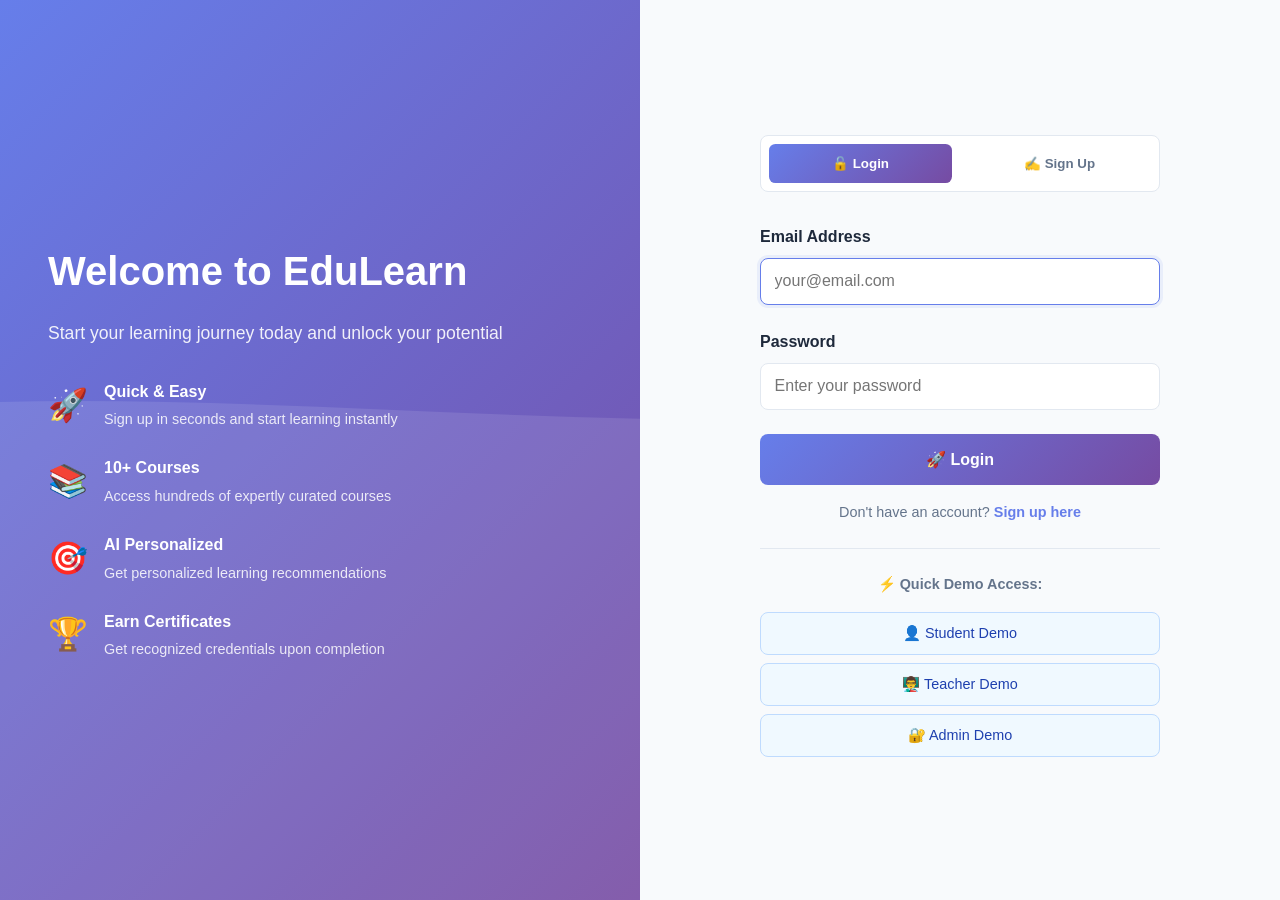
<file: frontend/dashboard.html>
<!DOCTYPE html>
<html lang="en">
<head>
    <meta charset="UTF-8">
    <meta name="viewport" content="width=device-width, initial-scale=1.0">
    <title>Dashboard - EduLearn</title>
    <link rel="stylesheet" href="css/styles.css">
    <link rel="stylesheet" href="css/responsive.css">
</head>
<body>
    <header>
        <nav>
            <div class="logo">📚 EduLearn</div>
            <ul>
                <li><a href="index.html" data-i18n="nav_home">Home</a></li>
                <li><a href="courses.html" data-i18n="nav_courses">Courses</a></li>
            </ul>
            <div class="nav-right">
                <div class="language-toggle">
                    <button class="btn-outline" onclick="changeLanguage('en')">EN</button>
                    <button class="btn-outline" onclick="changeLanguage('hi')">HI</button>
                </div>
                <div class="auth-buttons">
                    <button class="btn-outline" onclick="logout()">Logout</button>
                </div>
            </div>
        </nav>
    </header>

    <main class="container" style="margin: 2rem auto;">
        <div class="dashboard">
            <div class="sidebar">
                <h3 data-i18n="dashboard_title">My Dashboard</h3>
                <ul>
                    <li><a href="#" onclick="showSection('enrolled')" class="active" data-i18n="dashboard_enrolled">Enrolled Courses</a></li>
                    <li><a href="#" onclick="showSection('profile')" data-i18n="dashboard_profile">My Profile</a></li>
                </ul>
            </div>

            <div class="main-content">
                <div id="enrolledSection">
                    <h2 data-i18n="dashboard_enrolled">Enrolled Courses</h2>
                    <div id="enrolledCourses" class="courses-grid">
                        <div class="loading"><div class="spinner"></div></div>
                    </div>
                </div>

                <div id="profileSection" class="hidden">
                    <h2 data-i18n="dashboard_profile">My Profile</h2>
                    <div id="profileForm" style="max-width: 600px;">
                        <div class="form-group">
                            <label data-i18n="profile_firstname">First Name</label>
                            <input type="text" id="firstName">
                        </div>

                        <div class="form-group">
                            <label data-i18n="profile_lastname">Last Name</label>
                            <input type="text" id="lastName">
                        </div>

                        <div class="form-group">
                            <label data-i18n="profile_email">Email</label>
                            <input type="email" id="email" disabled>
                        </div>

                        <div class="form-group">
                            <label data-i18n="profile_phone">Phone</label>
                            <input type="tel" id="phone">
                        </div>

                        <div class="form-group">
                            <label data-i18n="profile_language">Preferred Language</label>
                            <select id="language">
                                <option value="en">English</option>
                                <option value="hi">हिन्दी</option>
                            </select>
                        </div>

                        <button class="btn-primary" onclick="updateProfile()" data-i18n="profile_update">
                            Update Profile
                        </button>
                    </div>
                </div>
            </div>
        </div>
    </main>

    <footer>
        <p>&copy; 2024 EduLearn. All rights reserved.</p>
    </footer>

    <script src="js/i18n.js"></script>
    <script src="js/app.js"></script>
    <script>
        checkAuth();

        async function loadEnrolledCourses() {
            try {
                const response = await apiCall('/user/enrollments', {
                    headers: { 'Authorization': `Bearer ${getToken()}` }
                });

                if (response && Array.isArray(response)) {
                    displayEnrolledCourses(response);
                }
            } catch (error) {
                console.error('Error loading enrollments:', error);
            }
        }

        function displayEnrolledCourses(enrollments) {
            const container = document.getElementById('enrolledCourses');
            container.innerHTML = '';

            if (enrollments.length === 0) {
                container.innerHTML = '<p>No courses enrolled yet. <a href="courses.html">Browse Courses</a></p>';
                return;
            }

            enrollments.forEach(enrollment => {
                const card = document.createElement('div');
                card.className = 'course-card';
                card.innerHTML = `
                    <div class="course-card-header">
                        <h3>Progress: ${enrollment.progress_percentage}%</h3>
                    </div>
                    <div class="course-card-body">
                        <h4>Course ID: ${enrollment.course_id}</h4>
                        <p>Enrolled: ${new Date(enrollment.enrollment_date).toLocaleDateString()}</p>
                        <div style="margin-top: 1rem;">
                            <div style="background: #e0e0e0; height: 10px; border-radius: 5px; overflow: hidden;">
                                <div style="background: #667eea; height: 100%; width: ${enrollment.progress_percentage}%;"></div>
                            </div>
                        </div>
                        <button class="btn-primary" onclick="continueCourse(${enrollment.course_id})"
                            style="width: 100%; margin-top: 1rem;">
                            Continue
                        </button>
                    </div>
                `;
                container.appendChild(card);
            });
        }

        async function loadProfile() {
            try {
                const response = await apiCall('/user/profile', {
                    headers: { 'Authorization': `Bearer ${getToken()}` }
                });

                if (response) {
                    document.getElementById('firstName').value = response.first_name;
                    document.getElementById('lastName').value = response.last_name;
                    document.getElementById('email').value = response.email;
                    document.getElementById('phone').value = response.phone || '';
                    document.getElementById('language').value = response.preferred_language;
                }
            } catch (error) {
                console.error('Error loading profile:', error);
            }
        }

        async function updateProfile() {
            try {
                const response = await apiCall('/user/profile', {
                    method: 'PUT',
                    headers: { 'Authorization': `Bearer ${getToken()}` },
                    body: JSON.stringify({
                        first_name: document.getElementById('firstName').value,
                        last_name: document.getElementById('lastName').value,
                        phone: document.getElementById('phone').value,
                        preferred_language: document.getElementById('language').value
                    })
                });

                if (response) {
                    showMessage('Profile updated successfully');
                }
            } catch (error) {
                console.error('Error updating profile:', error);
                showMessage('Error updating profile', 'error');
            }
        }

        function continueCourse(courseId) {
            window.location.href = `course-detail.html?id=${courseId}`;
        }

        function showSection(section) {
            document.getElementById('enrolledSection').classList.toggle('hidden', section !== 'enrolled');
            document.getElementById('profileSection').classList.toggle('hidden', section !== 'profile');

            document.querySelectorAll('.sidebar a').forEach(link => {
                link.classList.remove('active');
            });
            event.target.classList.add('active');
        }

        window.addEventListener('load', () => {
            loadEnrolledCourses();
            loadProfile();
            translatePage();
        });
    </script>
</body>
</html>
</file>
<file: frontend/css/modern.css>
/* ========================================
   EduLearn - Modern AI-Oriented Design
   ======================================== */

:root {
    --primary-gradient: linear-gradient(135deg, #667eea 0%, #764ba2 100%);
    --secondary-gradient: linear-gradient(135deg, #f093fb 0%, #f5576c 100%);
    --accent-gradient: linear-gradient(135deg, #4facfe 0%, #00f2fe 100%);
    --dark-bg: #0f172a;
    --light-bg: #f8fafc;
    --card-bg: #ffffff;
    --text-primary: #1e293b;
    --text-secondary: #64748b;
    --border-color: #e2e8f0;
    --success: #10b981;
    --warning: #f59e0b;
    --error: #ef4444;
    --transition: all 0.3s cubic-bezier(0.4, 0, 0.2, 1);
}

* {
    margin: 0;
    padding: 0;
    box-sizing: border-box;
}

html {
    scroll-behavior: smooth;
}

body {
    font-family: -apple-system, BlinkMacSystemFont, 'Segoe UI', 'Roboto', 'Oxygen', 'Ubuntu', sans-serif;
    background-color: var(--light-bg);
    color: var(--text-primary);
    line-height: 1.6;
}

/* ========================================
   Navigation
   ======================================== */

header {
    background: var(--card-bg);
    box-shadow: 0 2px 8px rgba(0, 0, 0, 0.06);
    position: sticky;
    top: 0;
    z-index: 1000;
}

nav {
    display: flex;
    justify-content: space-between;
    align-items: center;
    padding: 1rem 2rem;
    max-width: 1400px;
    margin: 0 auto;
}

.logo {
    font-size: 1.5rem;
    font-weight: 700;
    background: var(--primary-gradient);
    -webkit-background-clip: text;
    -webkit-text-fill-color: transparent;
    background-clip: text;
    display: flex;
    align-items: center;
    gap: 0.5rem;
}

nav ul {
    display: flex;
    list-style: none;
    gap: 2rem;
    flex: 1;
    margin: 0 3rem;
}

nav ul li a {
    text-decoration: none;
    color: var(--text-primary);
    font-weight: 500;
    position: relative;
    transition: var(--transition);
}

nav ul li a:hover {
    color: #667eea;
}

nav ul li a::after {
    content: '';
    position: absolute;
    bottom: -5px;
    left: 0;
    width: 0;
    height: 2px;
    background: var(--primary-gradient);
    transition: var(--transition);
}

nav ul li a:hover::after {
    width: 100%;
}

.nav-right {
    display: flex;
    align-items: center;
    gap: 1.5rem;
}

.language-toggle {
    display: flex;
    gap: 0.5rem;
}

.auth-buttons {
    display: flex;
    gap: 1rem;
}

/* ========================================
   Buttons
   ======================================== */

.btn-primary {
    background: var(--primary-gradient);
    color: white;
    border: none;
    padding: 0.75rem 1.5rem;
    border-radius: 0.5rem;
    font-weight: 600;
    cursor: pointer;
    transition: var(--transition);
    box-shadow: 0 4px 15px rgba(102, 126, 234, 0.3);
}

.btn-primary:hover {
    transform: translateY(-2px);
    box-shadow: 0 6px 20px rgba(102, 126, 234, 0.4);
}

.btn-secondary {
    background: transparent;
    color: white;
    border: 2px solid white;
    padding: 0.65rem 1.4rem;
    border-radius: 0.5rem;
    font-weight: 600;
    cursor: pointer;
    transition: var(--transition);
}

.btn-secondary:hover {
    background: white;
    color: #667eea;
}

.btn-outline {
    background: transparent;
    color: var(--text-primary);
    border: 1px solid var(--border-color);
    padding: 0.65rem 1.2rem;
    border-radius: 0.5rem;
    font-weight: 500;
    cursor: pointer;
    transition: var(--transition);
}

.btn-outline:hover {
    background: var(--light-bg);
    border-color: #667eea;
    color: #667eea;
}

.btn-ai {
    background: var(--accent-gradient);
    color: white;
    border: none;
    padding: 0.85rem 1.6rem;
    border-radius: 0.5rem;
    font-weight: 600;
    cursor: pointer;
    transition: var(--transition);
}

.btn-ai:hover {
    transform: scale(1.05);
}

/* ========================================
   Hero Section
   ======================================== */

.hero {
    background: var(--primary-gradient);
    color: white;
    padding: 5rem 2rem;
    text-align: center;
    position: relative;
    overflow: hidden;
}

.hero::before {
    content: '';
    position: absolute;
    top: 0;
    left: 0;
    right: 0;
    bottom: 0;
    background: url('data:image/svg+xml,<svg xmlns="http://www.w3.org/2000/svg" viewBox="0 0 1440 320"><path fill="rgba(255,255,255,.1)" d="M0,96L48,112C96,128,192,160,288,165.3C384,171,480,149,576,144C672,139,768,149,864,149.3C960,149,1056,139,1152,133.3C1248,128,1344,128,1392,128L1440,128L1440,320L1392,320C1344,320,1248,320,1152,320C1056,320,960,320,864,320C768,320,672,320,576,320C480,320,384,320,288,320C192,320,96,320,48,320L0,320Z"></path></svg>') no-repeat bottom;
    background-size: cover;
}

.hero > * {
    position: relative;
    z-index: 1;
}

.hero h1 {
    font-size: 3.5rem;
    margin-bottom: 1rem;
    font-weight: 800;
    line-height: 1.2;
}

.hero p {
    font-size: 1.25rem;
    margin-bottom: 2rem;
    opacity: 0.95;
}

.hero-cta-group {
    display: flex;
    gap: 1rem;
    justify-content: center;
    flex-wrap: wrap;
}

.hero .btn-secondary {
    background: rgba(255, 255, 255, 0.15);
    backdrop-filter: blur(10px);
}

/* ========================================
   Container & Sections
   ======================================== */

.container {
    max-width: 1200px;
    margin: 0 auto;
    padding: 0 2rem;
}

.section {
    padding: 4rem 0;
}

.section-title {
    font-size: 2.5rem;
    font-weight: 700;
    text-align: center;
    margin-bottom: 3rem;
    color: var(--text-primary);
}

.section-subtitle {
    text-align: center;
    color: var(--text-secondary);
    font-size: 1.1rem;
    margin-bottom: 2rem;
}

/* ========================================
   AI Features Section
   ======================================== */

.ai-features {
    background: linear-gradient(135deg, #667eea 0%, #764ba2 100%);
    padding: 3rem 2rem;
    border-radius: 1rem;
    margin: 3rem 0;
    color: white;
}

.ai-features h3 {
    font-size: 1.5rem;
    margin-bottom: 1.5rem;
    display: flex;
    align-items: center;
    gap: 0.5rem;
}

.ai-features-grid {
    display: grid;
    grid-template-columns: repeat(auto-fit, minmax(280px, 1fr));
    gap: 1.5rem;
}

.ai-feature-item {
    background: rgba(255, 255, 255, 0.1);
    padding: 1.5rem;
    border-radius: 0.75rem;
    backdrop-filter: blur(10px);
    border: 1px solid rgba(255, 255, 255, 0.2);
    transition: var(--transition);
}

.ai-feature-item:hover {
    background: rgba(255, 255, 255, 0.15);
    transform: translateY(-5px);
}

.ai-feature-item h4 {
    font-size: 1.1rem;
    margin-bottom: 0.5rem;
}

.ai-feature-item p {
    font-size: 0.9rem;
    opacity: 0.9;
}

/* ========================================
   Course Grid & Cards
   ======================================== */

.courses-grid {
    display: grid;
    grid-template-columns: repeat(auto-fill, minmax(300px, 1fr));
    gap: 2rem;
}

.course-card {
    background: var(--card-bg);
    border-radius: 1rem;
    overflow: hidden;
    box-shadow: 0 4px 12px rgba(0, 0, 0, 0.08);
    transition: var(--transition);
    border: 1px solid var(--border-color);
    display: flex;
    flex-direction: column;
}

.course-card:hover {
    transform: translateY(-8px);
    box-shadow: 0 12px 24px rgba(0, 0, 0, 0.12);
    border-color: #667eea;
}

.course-card-header {
    background: var(--primary-gradient);
    color: white;
    padding: 2rem;
    text-align: center;
}

.course-card-header h3 {
    font-size: 3rem;
    margin-bottom: 0.5rem;
}

.course-card-header h4 {
    font-size: 1.25rem;
    font-weight: 600;
}

.course-card-body {
    padding: 1.5rem;
    flex-grow: 1;
    display: flex;
    flex-direction: column;
}

.course-card-body h4 {
    font-size: 1.1rem;
    margin-bottom: 0.5rem;
    color: var(--text-primary);
}

.course-card-body p {
    color: var(--text-secondary);
    font-size: 0.95rem;
    margin-bottom: 1rem;
    flex-grow: 1;
}

.course-meta {
    display: flex;
    gap: 0.5rem;
    margin-bottom: 1rem;
    flex-wrap: wrap;
}

.badge {
    display: inline-block;
    background: var(--light-bg);
    color: var(--text-secondary);
    padding: 0.35rem 0.75rem;
    border-radius: 999px;
    font-size: 0.8rem;
    font-weight: 600;
    border: 1px solid var(--border-color);
}

.badge-primary {
    background: rgba(102, 126, 234, 0.1);
    color: #667eea;
    border-color: #667eea;
}

.course-card .btn-primary {
    width: 100%;
    margin-top: auto;
}

/* ========================================
   Features Section
   ======================================== */

.features-grid {
    display: grid;
    grid-template-columns: repeat(auto-fit, minmax(250px, 1fr));
    gap: 2rem;
}

.feature-card {
    padding: 2rem;
    text-align: center;
    border-radius: 1rem;
    background: var(--card-bg);
    border: 1px solid var(--border-color);
    transition: var(--transition);
}

.feature-card:hover {
    border-color: #667eea;
    box-shadow: 0 8px 16px rgba(102, 126, 234, 0.1);
}

.feature-icon {
    font-size: 3rem;
    margin-bottom: 1rem;
}

.feature-card h3 {
    font-size: 1.25rem;
    margin-bottom: 0.5rem;
    color: var(--text-primary);
}

.feature-card p {
    color: var(--text-secondary);
    font-size: 0.95rem;
}

/* ========================================
   Loading & Spinner
   ======================================== */

.loading {
    display: flex;
    justify-content: center;
    align-items: center;
    padding: 3rem;
}

.spinner {
    border: 4px solid var(--border-color);
    border-top: 4px solid #667eea;
    border-radius: 50%;
    width: 40px;
    height: 40px;
    animation: spin 0.8s linear infinite;
}

@keyframes spin {
    0% { transform: rotate(0deg); }
    100% { transform: rotate(360deg); }
}

/* ========================================
   Error Message
   ======================================== */

.error-message {
    background: #fee2e2;
    border: 1px solid #fecaca;
    color: #dc2626;
    padding: 1rem;
    border-radius: 0.5rem;
    margin: 1rem 0;
}

.success-message {
    background: #d1fae5;
    border: 1px solid #a7f3d0;
    color: #059669;
    padding: 1rem;
    border-radius: 0.5rem;
    margin: 1rem 0;
}

/* ========================================
   Footer
   ======================================== */

footer {
    background: var(--dark-bg);
    color: white;
    padding: 3rem 0;
    margin-top: 4rem;
}

footer p {
    text-align: center;
    margin: 0.5rem 0;
}

/* ========================================
   Responsive Design
   ======================================== */

@media (max-width: 768px) {
    nav {
        flex-wrap: wrap;
        padding: 1rem;
    }

    nav ul {
        gap: 1rem;
        margin: 0 1rem;
        order: 3;
        width: 100%;
        margin-top: 1rem;
    }

    .nav-right {
        gap: 1rem;
        order: 2;
    }

    .hero h1 {
        font-size: 2.25rem;
    }

    .hero p {
        font-size: 1rem;
    }

    .section-title {
        font-size: 2rem;
    }

    .courses-grid {
        grid-template-columns: 1fr;
    }

    .hero-cta-group {
        flex-direction: column;
    }

    .btn-primary,
    .btn-secondary,
    .btn-outline {
        width: 100%;
    }
}

/* ========================================
   Animations
   ======================================== */

@keyframes fadeInUp {
    from {
        opacity: 0;
        transform: translateY(20px);
    }
    to {
        opacity: 1;
        transform: translateY(0);
    }
}

.fade-in-up {
    animation: fadeInUp 0.6s ease-out;
}

@keyframes slideIn {
    from {
        opacity: 0;
        transform: translateX(-30px);
    }
    to {
        opacity: 1;
        transform: translateX(0);
    }
}

.slide-in {
    animation: slideIn 0.6s ease-out;
}

/* ========================================
   Utility Classes
   ======================================== */

.text-center {
    text-align: center;
}

.mt-1 { margin-top: 1rem; }
.mt-2 { margin-top: 2rem; }
.mb-1 { margin-bottom: 1rem; }
.mb-2 { margin-bottom: 2rem; }

.hidden {
    display: none;
}

.visible {
    display: block;
}
</file>
<file: frontend/css/styles.css>
* {
    margin: 0;
    padding: 0;
    box-sizing: border-box;
}

body {
    font-family: 'Segoe UI', Tahoma, Geneva, Verdana, sans-serif;
    line-height: 1.6;
    color: #333;
    background-color: #f8f9fa;
}

header {
    background: linear-gradient(135deg, #667eea 0%, #764ba2 100%);
    color: white;
    padding: 1rem 0;
    box-shadow: 0 2px 8px rgba(0,0,0,0.1);
    position: sticky;
    top: 0;
    z-index: 100;
}

nav {
    display: flex;
    justify-content: space-between;
    align-items: center;
    max-width: 1200px;
    margin: 0 auto;
    padding: 0 2rem;
}

nav .logo {
    font-size: 1.8rem;
    font-weight: bold;
}

nav ul {
    list-style: none;
    display: flex;
    gap: 2rem;
}

nav a {
    color: white;
    text-decoration: none;
    transition: opacity 0.3s;
}

nav a:hover {
    opacity: 0.8;
}

.nav-right {
    display: flex;
    gap: 1rem;
    align-items: center;
}

.language-toggle, .auth-buttons {
    display: flex;
    gap: 0.5rem;
}

button {
    padding: 0.5rem 1rem;
    border: none;
    border-radius: 4px;
    cursor: pointer;
    font-size: 0.9rem;
    transition: all 0.3s;
}

.btn-primary {
    background: #667eea;
    color: white;
}

.btn-primary:hover {
    background: #5568d3;
}

.btn-secondary {
    background: white;
    color: #667eea;
}

.btn-secondary:hover {
    background: #f0f0f0;
}

.btn-outline {
    background: transparent;
    border: 2px solid white;
    color: white;
}

.btn-outline:hover {
    background: white;
    color: #667eea;
}

.container {
    max-width: 1200px;
    margin: 0 auto;
    padding: 0 2rem;
}

.hero {
    background: linear-gradient(135deg, #667eea 0%, #764ba2 100%);
    color: white;
    padding: 4rem 0;
    text-align: center;
}

.hero h1 {
    font-size: 3rem;
    margin-bottom: 1rem;
}

.hero p {
    font-size: 1.2rem;
    margin-bottom: 2rem;
}

.courses-grid {
    display: grid;
    grid-template-columns: repeat(auto-fill, minmax(300px, 1fr));
    gap: 2rem;
    margin: 2rem 0;
}

.course-card {
    background: white;
    border-radius: 8px;
    box-shadow: 0 2px 8px rgba(0,0,0,0.1);
    overflow: hidden;
    transition: transform 0.3s, box-shadow 0.3s;
    cursor: pointer;
}

.course-card:hover {
    transform: translateY(-5px);
    box-shadow: 0 4px 16px rgba(0,0,0,0.15);
}

.course-card-header {
    background: linear-gradient(135deg, #667eea 0%, #764ba2 100%);
    color: white;
    padding: 1.5rem;
    text-align: center;
}

.course-card-body {
    padding: 1.5rem;
}

.course-card h3 {
    margin-bottom: 0.5rem;
}

.course-meta {
    display: flex;
    justify-content: space-between;
    margin: 1rem 0;
    font-size: 0.9rem;
    color: #666;
}

.badge {
    display: inline-block;
    padding: 0.3rem 0.6rem;
    background: #e9ecef;
    border-radius: 4px;
    font-size: 0.8rem;
}

.badge-primary {
    background: #667eea;
    color: white;
}

.form-group {
    margin-bottom: 1.5rem;
}

label {
    display: block;
    margin-bottom: 0.5rem;
    font-weight: 500;
}

input, textarea, select {
    width: 100%;
    padding: 0.75rem;
    border: 1px solid #ddd;
    border-radius: 4px;
    font-family: inherit;
    font-size: 1rem;
}

input:focus, textarea:focus, select:focus {
    outline: none;
    border-color: #667eea;
    box-shadow: 0 0 0 3px rgba(102, 126, 234, 0.1);
}

.form-container {
    background: white;
    padding: 2rem;
    border-radius: 8px;
    box-shadow: 0 2px 8px rgba(0,0,0,0.1);
    max-width: 500px;
    margin: 2rem auto;
}

.error-message {
    color: #d32f2f;
    background: #ffebee;
    padding: 1rem;
    border-radius: 4px;
    margin-bottom: 1rem;
}

.success-message {
    color: #388e3c;
    background: #e8f5e9;
    padding: 1rem;
    border-radius: 4px;
    margin-bottom: 1rem;
}

.dashboard {
    display: grid;
    grid-template-columns: 250px 1fr;
    gap: 2rem;
    margin: 2rem 0;
}

.sidebar {
    background: white;
    padding: 1.5rem;
    border-radius: 8px;
    height: fit-content;
}

.sidebar ul {
    list-style: none;
}

.sidebar li {
    margin-bottom: 1rem;
}

.sidebar a {
    color: #333;
    text-decoration: none;
    display: block;
    padding: 0.5rem;
    border-radius: 4px;
    transition: all 0.3s;
}

.sidebar a:hover, .sidebar a.active {
    background: #667eea;
    color: white;
}

.main-content {
    background: white;
    padding: 2rem;
    border-radius: 8px;
}

footer {
    background: #333;
    color: white;
    text-align: center;
    padding: 2rem 0;
    margin-top: 3rem;
}

.loading {
    text-align: center;
    padding: 2rem;
}

.spinner {
    border: 4px solid #f3f3f3;
    border-top: 4px solid #667eea;
    border-radius: 50%;
    width: 40px;
    height: 40px;
    animation: spin 1s linear infinite;
    margin: 0 auto;
}

@keyframes spin {
    0% { transform: rotate(0deg); }
    100% { transform: rotate(360deg); }
}

.hidden {
    display: none !important;
}

.modal {
    display: none;
    position: fixed;
    z-index: 1000;
    left: 0;
    top: 0;
    width: 100%;
    height: 100%;
    background-color: rgba(0,0,0,0.4);
    animation: fadeIn 0.3s;
}

.modal.show {
    display: block;
}

.modal-content {
    background-color: white;
    margin: 5% auto;
    padding: 2rem;
    border-radius: 8px;
    width: 90%;
    max-width: 600px;
}

.modal-close {
    color: #aaa;
    float: right;
    font-size: 2rem;
    font-weight: bold;
    cursor: pointer;
}

.modal-close:hover {
    color: #000;
}

@keyframes fadeIn {
    from { opacity: 0; }
    to { opacity: 1; }
}
</file>
<file: frontend/css/responsive.css>
@media (max-width: 768px) {
    nav {
        flex-direction: column;
        gap: 1rem;
        padding: 1rem;
    }

    nav ul {
        flex-direction: column;
        gap: 0.5rem;
        width: 100%;
    }

    .hero h1 {
        font-size: 2rem;
    }

    .hero p {
        font-size: 1rem;
    }

    .courses-grid {
        grid-template-columns: 1fr;
    }

    .dashboard {
        grid-template-columns: 1fr;
    }

    .sidebar {
        display: flex;
        gap: 1rem;
        height: auto;
    }

    .sidebar ul {
        display: flex;
        gap: 0.5rem;
    }

    .container {
        padding: 0 1rem;
    }

    .form-container {
        max-width: 100%;
    }

    .modal-content {
        width: 95%;
        margin: 20% auto;
    }
}

@media (max-width: 480px) {
    nav .logo {
        font-size: 1.5rem;
    }

    nav ul {
        font-size: 0.9rem;
    }

    .hero {
        padding: 2rem 0;
    }

    .hero h1 {
        font-size: 1.5rem;
    }

    .course-card {
        margin-bottom: 1rem;
    }

    .nav-right {
        gap: 0.3rem;
    }

    button {
        padding: 0.4rem 0.8rem;
        font-size: 0.8rem;
    }
}
</file>
